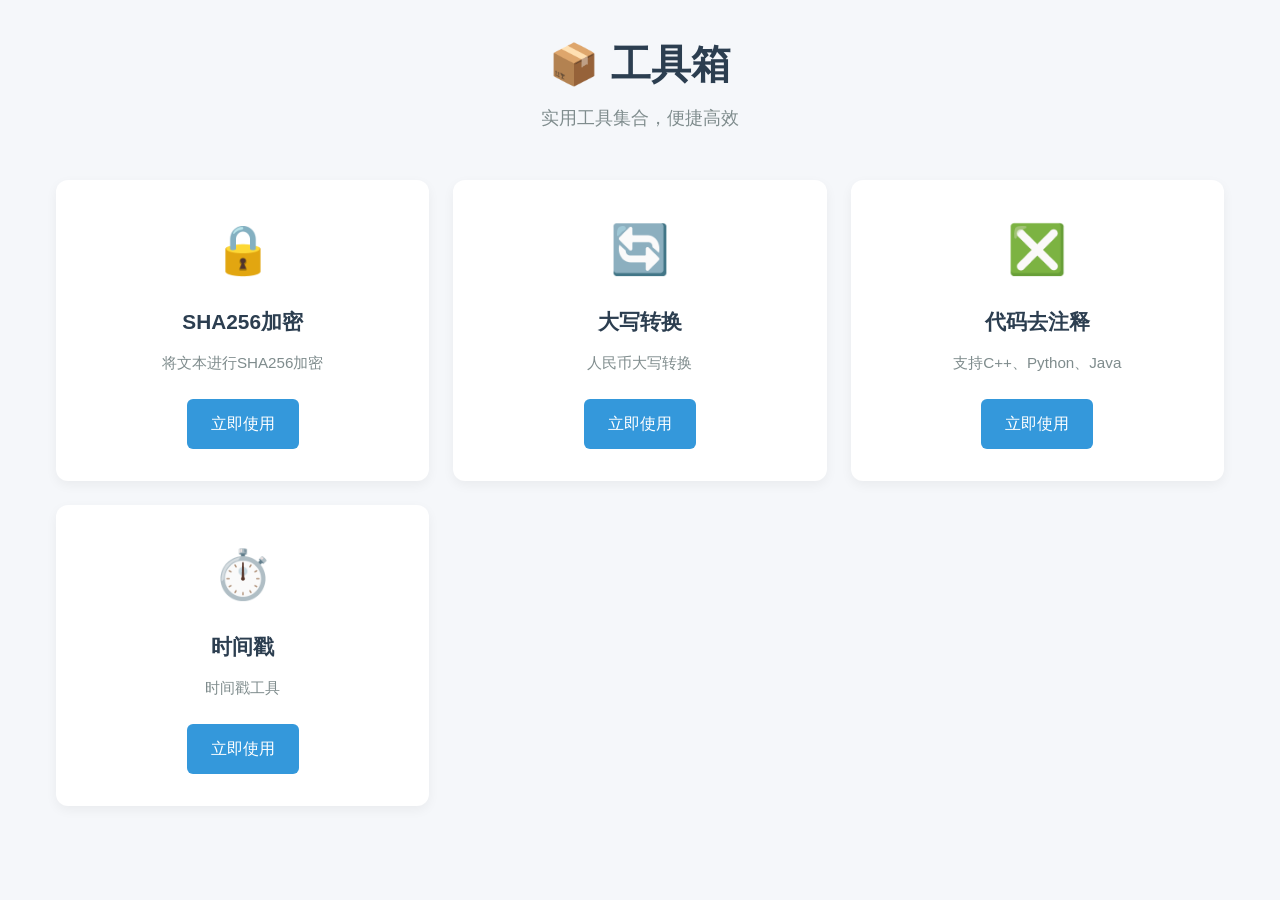
<file: index.html>
<!DOCTYPE html>
<html lang="zh-CN">
<head>
    <meta charset="UTF-8">
    <meta name="viewport" content="width=device-width, initial-scale=1.0">
    <title>工具箱 | Lin114514个人网站</title>
    <link rel="stylesheet" href="style.css">
</head>
<body>
<div class="container">
    <header class="tool-header">
        <h1>📦 工具箱</h1>
        <p>实用工具集合，便捷高效</p>
    </header>

    <main class="tool-grid">
        <div class="tool-card">
            <div class="tool-icon">🔒</div>
            <h3>SHA256加密</h3>
            <p>将文本进行SHA256加密</p>
            <a href="tool/sha256.html" class="tool-btn">立即使用</a>
        </div>

        <div class="tool-card">
            <div class="tool-icon">🔄️</div>
            <h3>大写转换</h3>
            <p>人民币大写转换</p>
            <a href="tool/rmbtran.html" class="tool-btn">立即使用</a>
        </div>

        <div class="tool-card">
            <div class="tool-icon">❎</div>
            <h3>代码去注释</h3>
            <p>支持C++、Python、Java</p>
            <a href="tool/del-comm.html" class="tool-btn">立即使用</a>
        </div>

        <div class="tool-card">
            <div class="tool-icon">⏱️</div>
            <h3>时间戳</h3>
            <p>时间戳工具</p>
            <a href="tool/tick.html" class="tool-btn">立即使用</a>
        </div>

    </main>
</div>
</body>
</html>
</file>
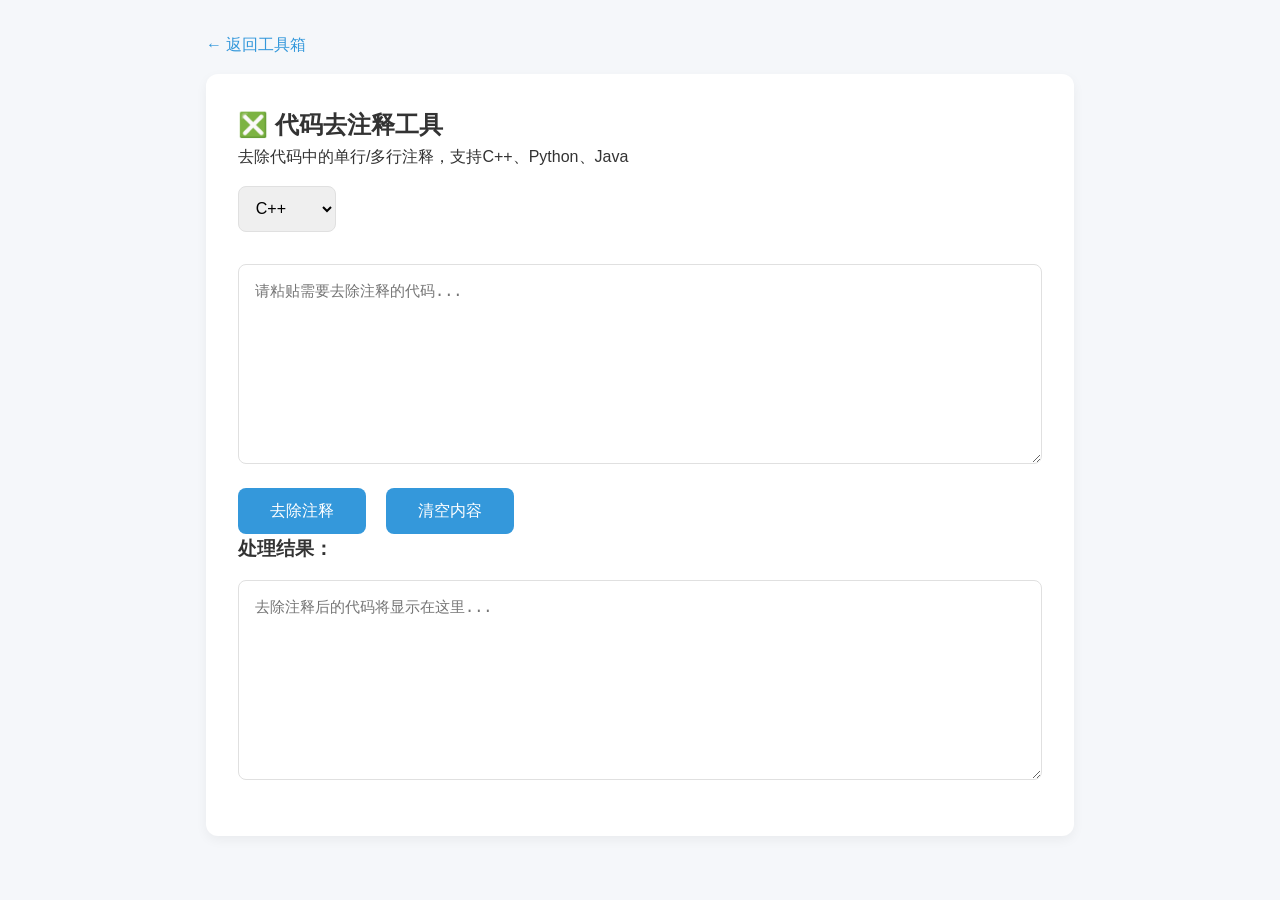
<file: tool/del-comm.html>
<!DOCTYPE html>
<html lang="zh-CN">
<head>
    <meta charset="UTF-8">
    <meta name="viewport" content="width=device-width, initial-scale=1.0">
    <title>代码去注释 | 工具箱</title>
    <link rel="stylesheet" href="../style.css">
    <style>
        .tool-page {
            max-width: 900px;
            margin: 2rem auto;
            padding: 0 1rem;
        }
        .tool-content {
            background: #fff;
            padding: 2rem;
            border-radius: 12px;
            box-shadow: 0 4px 12px rgba(0,0,0,0.05);
        }
        .code-select {
            margin: 1rem 0;
            padding: 0.8rem;
            border-radius: 8px;
            border: 1px solid #e0e0e0;
            font-size: 1rem;
        }
        .code-area {
            width: 100%;
            padding: 1rem;
            border: 1px solid #e0e0e0;
            border-radius: 8px;
            margin: 1rem 0;
            min-height: 200px;
            font-family: Consolas, monospace;
            font-size: 0.95rem;
        }
        .operate-btn {
            background: #3498db;
            color: #fff;
            border: none;
            padding: 0.8rem 2rem;
            border-radius: 8px;
            font-size: 1rem;
            cursor: pointer;
            margin-right: 1rem;
        }
        .operate-btn:hover {
            background: #2980b9;
        }
        .back-btn {
            display: inline-block;
            margin-bottom: 1rem;
            color: #3498db;
            text-decoration: none;
        }
    </style>
</head>
<body>
<div class="tool-page">
    <a href="../index.html" class="back-btn">← 返回工具箱</a>
    <div class="tool-content">
        <h2>❎ 代码去注释工具</h2>
        <p>去除代码中的单行/多行注释，支持C++、Python、Java</p>

        <select class="code-select" id="langSelect">
            <option value="cpp">C++</option>
            <option value="python">Python</option>
            <option value="java">Java</option>
        </select>

        <textarea class="code-area" id="codeInput" placeholder="请粘贴需要去除注释的代码..."></textarea>

        <button class="operate-btn" id="delCommBtn">去除注释</button>
        <button class="operate-btn" id="clearCodeBtn">清空内容</button>

        <h3>处理结果：</h3>
        <textarea class="code-area" id="codeOutput" readonly placeholder="去除注释后的代码将显示在这里..."></textarea>
    </div>
</div>

<script>
    // 去除代码注释的核心函数
    function removeComments(code, lang) {
        let result = code;
        switch(lang) {
            case 'cpp':
            case 'java':
                // 移除多行注释 /* ... */
                result = result.replace(/\/\*[\s\S]*?\*\//g, '');
                // 移除单行注释 // ...
                result = result.replace(/\/\/.*$/gm, '');
                break;
            case 'python':
                // 移除单行注释 # ...
                result = result.replace(/\#.*$/gm, '');
                // 移除多行注释 ''' ... ''' 或 """ ... """
                result = result.replace(/'''[\s\S]*?'''/g, '').replace(/"""(?!")[\s\S]*?"""(?!")/g, '');
                break;
        }
        // 移除多余的空行
        return result.replace(/^\s*\n/gm, '').trim();
    }

    // 绑定事件
    document.getElementById('delCommBtn').addEventListener('click', () => {
        const code = document.getElementById('codeInput').value;
        const lang = document.getElementById('langSelect').value;
        if (!code) {
            alert('请粘贴需要处理的代码！');
            return;
        }
        const result = removeComments(code, lang);
        document.getElementById('codeOutput').value = result;
    });

    document.getElementById('clearCodeBtn').addEventListener('click', () => {
        document.getElementById('codeInput').value = '';
        document.getElementById('codeOutput').value = '';
    });
</script>
</body>
</html>
</file>
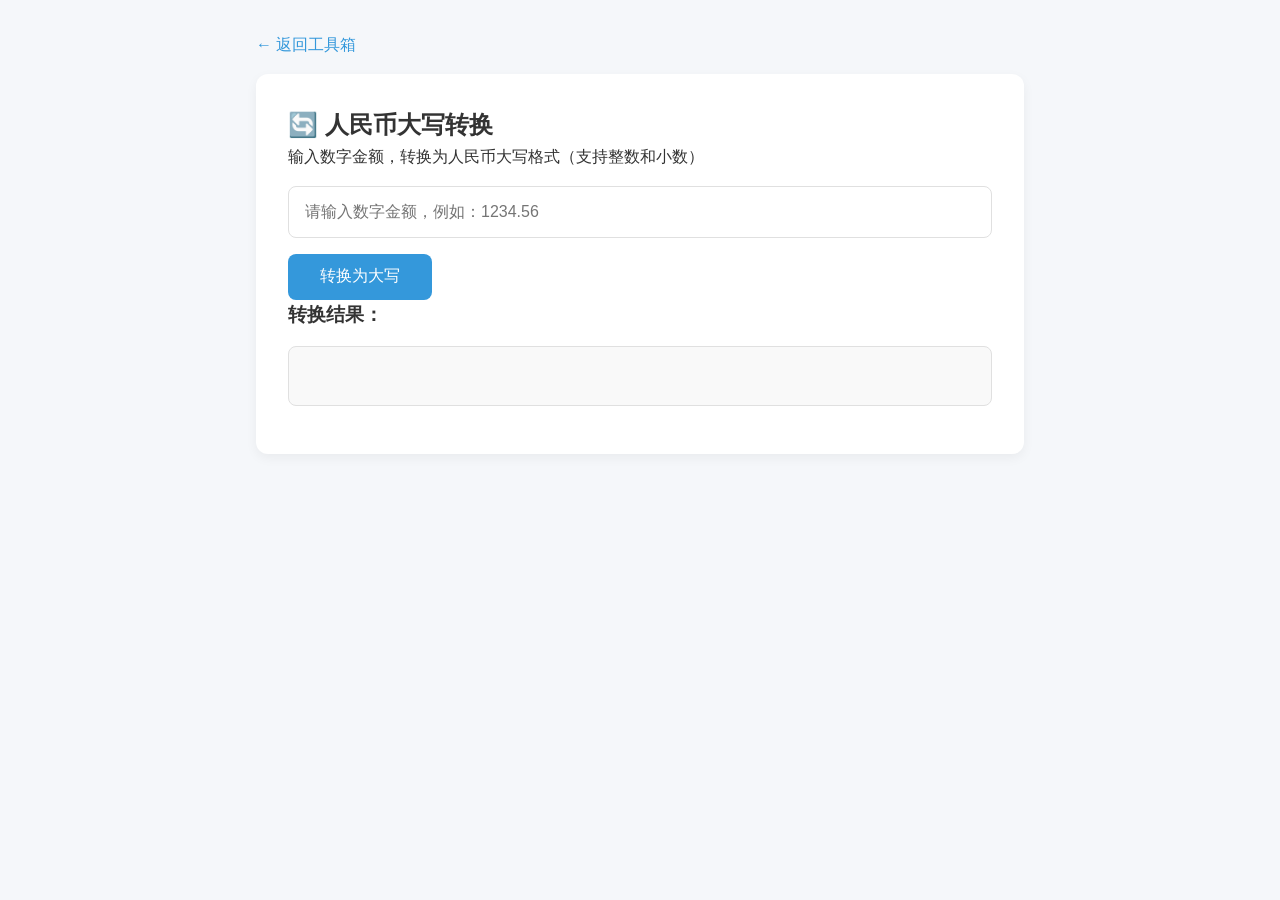
<file: tool/rmbtran.html>
<!DOCTYPE html>
<html lang="zh-CN">
<head>
    <meta charset="UTF-8">
    <meta name="viewport" content="width=device-width, initial-scale=1.0">
    <title>人民币大写转换 | 工具箱</title>
    <link rel="stylesheet" href="../style.css">
    <style>
        .tool-page {
            max-width: 800px;
            margin: 2rem auto;
            padding: 0 1rem;
        }
        .tool-content {
            background: #fff;
            padding: 2rem;
            border-radius: 12px;
            box-shadow: 0 4px 12px rgba(0,0,0,0.05);
        }
        .input-box {
            width: 100%;
            padding: 1rem;
            border: 1px solid #e0e0e0;
            border-radius: 8px;
            margin: 1rem 0;
            font-size: 1rem;
        }
        .output-box {
            width: 100%;
            padding: 1rem;
            border: 1px solid #e0e0e0;
            border-radius: 8px;
            margin: 1rem 0;
            font-size: 1rem;
            background: #f9f9f9;
            min-height: 60px;
        }
        .operate-btn {
            background: #3498db;
            color: #fff;
            border: none;
            padding: 0.8rem 2rem;
            border-radius: 8px;
            font-size: 1rem;
            cursor: pointer;
        }
        .operate-btn:hover {
            background: #2980b9;
        }
        .back-btn {
            display: inline-block;
            margin-bottom: 1rem;
            color: #3498db;
            text-decoration: none;
        }
    </style>
</head>
<body>
<div class="tool-page">
    <a href="../index.html" class="back-btn">← 返回工具箱</a>
    <div class="tool-content">
        <h2>🔄️ 人民币大写转换</h2>
        <p>输入数字金额，转换为人民币大写格式（支持整数和小数）</p>

        <input type="number" class="input-box" id="rmbInput" placeholder="请输入数字金额，例如：1234.56">

        <button class="operate-btn" id="tranBtn">转换为大写</button>

        <h3>转换结果：</h3>
        <div class="output-box" id="rmbOutput"></div>
    </div>
</div>

<script>
    // 人民币大写转换核心函数
    function rmbToChinese(num) {
        if (isNaN(num) || num < 0) return '请输入有效的非负数字！';

        const digit = ['零', '壹', '贰', '叁', '肆', '伍', '陆', '柒', '捌', '玖'];
        const unit = ['', '拾', '佰', '仟', '万', '拾', '佰', '仟', '亿', '拾', '佰', '仟'];
        const decUnit = ['角', '分'];

        // 分离整数和小数部分
        const [integerPart, decimalPart] = num.toString().split('.');
        let chinese = '';

        // 处理整数部分
        if (integerPart !== '0') {
            for (let i = 0; i < integerPart.length; i++) {
                const n = parseInt(integerPart[i]);
                const pos = integerPart.length - 1 - i;
                chinese += digit[n] + (n === 0 ? '' : unit[pos]);
            }
            chinese += '元';
        } else {
            chinese = '零元';
        }

        // 处理小数部分（角分）
        if (decimalPart) {
            const jiao = parseInt(decimalPart[0] || 0);
            const fen = parseInt(decimalPart[1] || 0);
            if (jiao !== 0) chinese += digit[jiao] + '角';
            if (fen !== 0) chinese += digit[fen] + '分';
            if (jiao === 0 && fen === 0) chinese += '整';
        } else {
            chinese += '整';
        }

        // 简化连续的零
        return chinese.replace(/零+/g, '零').replace(/零元/, '元').replace(/零整/, '整');
    }

    // 绑定事件
    document.getElementById('tranBtn').addEventListener('click', () => {
        const input = document.getElementById('rmbInput').value;
        if (!input) {
            alert('请输入数字金额！');
            return;
        }
        const result = rmbToChinese(parseFloat(input));
        document.getElementById('rmbOutput').textContent = result;
    });
</script>
</body>
</html>
</file>
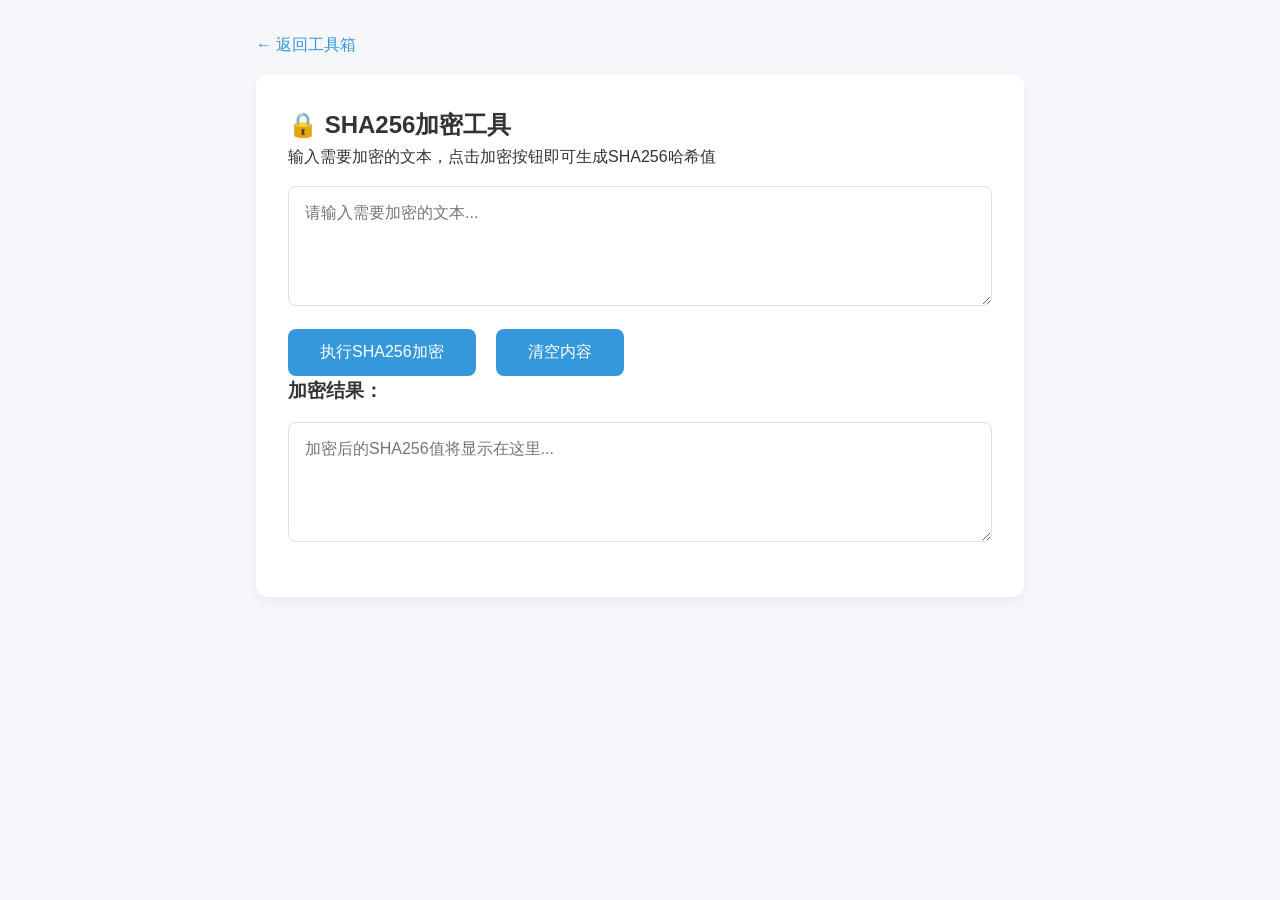
<file: tool/sha256.html>
<!DOCTYPE html>
<html lang="zh-CN">
<head>
    <meta charset="UTF-8">
    <meta name="viewport" content="width=device-width, initial-scale=1.0">
    <title>SHA256加密 | 工具箱</title>
    <link rel="stylesheet" href="../style.css">
    <style>
        /* 工具页面专属样式 */
        .tool-page {
            max-width: 800px;
            margin: 2rem auto;
            padding: 0 1rem;
        }
        .tool-content {
            background: #fff;
            padding: 2rem;
            border-radius: 12px;
            box-shadow: 0 4px 12px rgba(0,0,0,0.05);
        }
        .input-area, .output-area {
            width: 100%;
            padding: 1rem;
            border: 1px solid #e0e0e0;
            border-radius: 8px;
            margin: 1rem 0;
            min-height: 120px;
            font-size: 1rem;
        }
        .operate-btn {
            background: #3498db;
            color: #fff;
            border: none;
            padding: 0.8rem 2rem;
            border-radius: 8px;
            font-size: 1rem;
            cursor: pointer;
            margin-right: 1rem;
        }
        .operate-btn:hover {
            background: #2980b9;
        }
        .back-btn {
            display: inline-block;
            margin-bottom: 1rem;
            color: #3498db;
            text-decoration: none;
        }
    </style>
</head>
<body>
<div class="tool-page">
    <a href="../index.html" class="back-btn">← 返回工具箱</a>
    <div class="tool-content">
        <h2>🔒 SHA256加密工具</h2>
        <p>输入需要加密的文本，点击加密按钮即可生成SHA256哈希值</p>

        <textarea class="input-area" id="inputText" placeholder="请输入需要加密的文本..."></textarea>

        <button class="operate-btn" id="encryptBtn">执行SHA256加密</button>
        <button class="operate-btn" id="clearBtn">清空内容</button>

        <h3>加密结果：</h3>
        <textarea class="output-area" id="outputText" readonly placeholder="加密后的SHA256值将显示在这里..."></textarea>
    </div>
</div>

<script>
    // SHA256加密核心逻辑（浏览器原生API）
    async function sha256Encrypt(text) {
        const encoder = new TextEncoder();
        const data = encoder.encode(text);
        const hash = await crypto.subtle.digest('SHA-256', data);
        // 转换为十六进制字符串
        return Array.from(new Uint8Array(hash))
            .map(b => b.toString(16).padStart(2, '0'))
            .join('');
    }

    // 绑定事件
    document.getElementById('encryptBtn').addEventListener('click', async () => {
        const input = document.getElementById('inputText').value.trim();
        if (!input) {
            alert('请输入需要加密的文本！');
            return;
        }
        const result = await sha256Encrypt(input);
        document.getElementById('outputText').value = result;
    });

    document.getElementById('clearBtn').addEventListener('click', () => {
        document.getElementById('inputText').value = '';
        document.getElementById('outputText').value = '';
    });
</script>
</body>
</html>
</file>
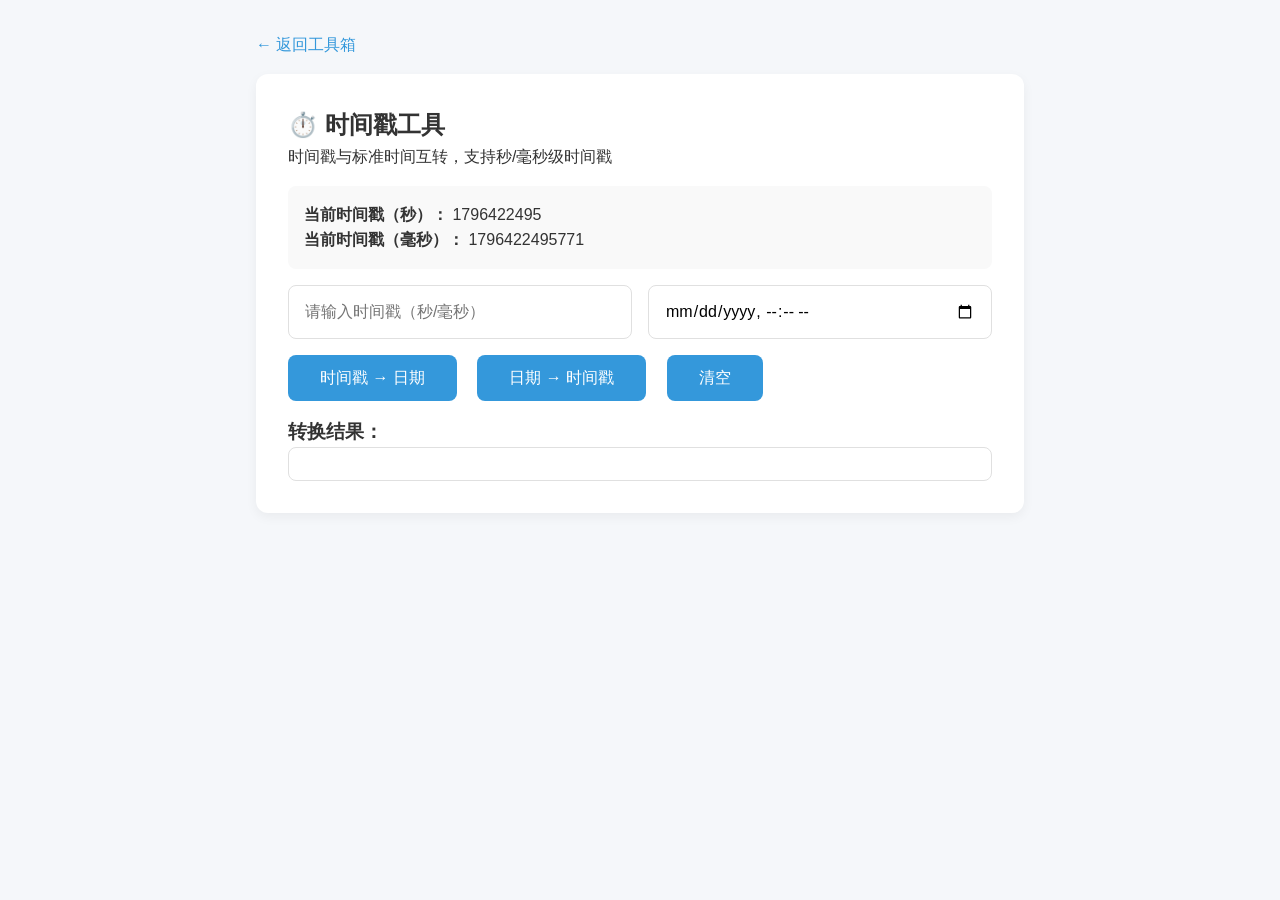
<file: tool/tick.html>
<!DOCTYPE html>
<html lang="zh-CN">
<head>
    <meta charset="UTF-8">
    <meta name="viewport" content="width=device-width, initial-scale=1.0">
    <title>时间戳工具 | 工具箱</title>
    <link rel="stylesheet" href="../style.css">
    <style>
        .tool-page {
            max-width: 800px;
            margin: 2rem auto;
            padding: 0 1rem;
        }
        .tool-content {
            background: #fff;
            padding: 2rem;
            border-radius: 12px;
            box-shadow: 0 4px 12px rgba(0,0,0,0.05);
        }
        .time-box {
            display: flex;
            gap: 1rem;
            margin: 1rem 0;
            flex-wrap: wrap;
        }
        .time-input, .time-output {
            flex: 1;
            min-width: 300px;
            padding: 1rem;
            border: 1px solid #e0e0e0;
            border-radius: 8px;
            font-size: 1rem;
        }
        .operate-btn {
            background: #3498db;
            color: #fff;
            border: none;
            padding: 0.8rem 2rem;
            border-radius: 8px;
            font-size: 1rem;
            cursor: pointer;
            margin-right: 1rem;
            margin-bottom: 1rem;
        }
        .operate-btn:hover {
            background: #2980b9;
        }
        .back-btn {
            display: inline-block;
            margin-bottom: 1rem;
            color: #3498db;
            text-decoration: none;
        }
        .current-tick {
            margin: 1rem 0;
            padding: 1rem;
            background: #f9f9f9;
            border-radius: 8px;
        }
    </style>
</head>
<body>
<div class="tool-page">
    <a href="../index.html" class="back-btn">← 返回工具箱</a>
    <div class="tool-content">
        <h2>⏱️ 时间戳工具</h2>
        <p>时间戳与标准时间互转，支持秒/毫秒级时间戳</p>

        <div class="current-tick">
            <strong>当前时间戳（秒）：</strong> <span id="currentTickSec"></span><br>
            <strong>当前时间戳（毫秒）：</strong> <span id="currentTickMs"></span>
        </div>

        <div class="time-box">
            <input type="number" class="time-input" id="tickInput" placeholder="请输入时间戳（秒/毫秒）">
            <input type="datetime-local" class="time-input" id="dateInput" placeholder="选择日期时间">
        </div>

        <button class="operate-btn" id="tickToDateBtn">时间戳 → 日期</button>
        <button class="operate-btn" id="dateToTickBtn">日期 → 时间戳</button>
        <button class="operate-btn" id="clearTickBtn">清空</button>

        <h3>转换结果：</h3>
        <div class="time-output" id="tickOutput"></div>
    </div>
</div>

<script>
    // 更新当前时间戳
    function updateCurrentTick() {
        const now = new Date();
        document.getElementById('currentTickSec').textContent = Math.floor(now.getTime() / 1000);
        document.getElementById('currentTickMs').textContent = now.getTime();
    }

    // 时间戳转日期
    function tickToDate(tick) {
        if (tick.toString().length === 10) tick = tick * 1000; // 秒转毫秒
        const date = new Date(tick);
        if (isNaN(date.getTime())) return '无效的时间戳！';
        return date.toLocaleString('zh-CN') + ' (' + date.toISOString() + ')';
    }

    // 日期转时间戳
    function dateToTick(dateStr) {
        if (!dateStr) return '请选择日期时间！';
        const date = new Date(dateStr);
        if (isNaN(date.getTime())) return '无效的日期格式！';
        return {
            sec: Math.floor(date.getTime() / 1000),
            ms: date.getTime()
        };
    }

    // 初始化
    updateCurrentTick();
    setInterval(updateCurrentTick, 1000); // 每秒更新当前时间戳

    // 绑定事件
    document.getElementById('tickToDateBtn').addEventListener('click', () => {
        const tick = document.getElementById('tickInput').value;
        if (!tick) {
            alert('请输入时间戳！');
            return;
        }
        const result = tickToDate(parseInt(tick));
        document.getElementById('tickOutput').textContent = result;
    });

    document.getElementById('dateToTickBtn').addEventListener('click', () => {
        const dateStr = document.getElementById('dateInput').value;
        const result = dateToTick(dateStr);
        if (typeof result === 'string') {
            document.getElementById('tickOutput').textContent = result;
        } else {
            document.getElementById('tickOutput').textContent = `秒级：${result.sec} | 毫秒级：${result.ms}`;
        }
    });

    document.getElementById('clearTickBtn').addEventListener('click', () => {
        document.getElementById('tickInput').value = '';
        document.getElementById('dateInput').value = '';
        document.getElementById('tickOutput').textContent = '';
    });
</script>
</body>
</html>
</file>
<file: style.css>
/* ȫ������ */
* {
    margin: 0;
    padding: 0;
    box-sizing: border-box;
    font-family: -apple-system, BlinkMacSystemFont, "Segoe UI", Roboto, "Helvetica Neue", Arial, sans-serif;
}

body {
    background-color: #f5f7fa;
    color: #333;
    line-height: 1.6;
}

.container {
    max-width: 1200px;
    margin: 0 auto;
    padding: 2rem 1rem;
}

/* ͷ����ʽ */
.tool-header {
    text-align: center;
    margin-bottom: 3rem;
}

.tool-header h1 {
    font-size: 2.5rem;
    color: #2c3e50;
    margin-bottom: 0.5rem;
}

.tool-header p {
    color: #7f8c8d;
    font-size: 1.1rem;
}

/* �������񲼾� */
.tool-grid {
    display: grid;
    grid-template-columns: repeat(auto-fill, minmax(280px, 1fr));
    gap: 1.5rem;
}

/* ���߿�Ƭ */
.tool-card {
    background: #fff;
    border-radius: 12px;
    padding: 2rem;
    box-shadow: 0 4px 12px rgba(0, 0, 0, 0.05);
    transition: all 0.3s ease;
    text-align: center;
}

.tool-card:hover {
    transform: translateY(-5px);
    box-shadow: 0 8px 20px rgba(0, 0, 0, 0.1);
}

.tool-icon {
    font-size: 3rem;
    margin-bottom: 1rem;
}

.tool-card h3 {
    font-size: 1.3rem;
    color: #2c3e50;
    margin-bottom: 0.8rem;
}

.tool-card p {
    color: #7f8c8d;
    font-size: 0.95rem;
    margin-bottom: 1.5rem;
}

.tool-btn {
    display: inline-block;
    padding: 0.75rem 1.5rem;
    background-color: #3498db;
    color: #fff;
    border-radius: 6px;
    text-decoration: none;
    font-weight: 500;
    transition: background-color 0.3s ease;
}

.tool-btn:hover {
    background-color: #2980b9;
}

/* ��Ӧʽ���� */
@media (max-width: 768px) {
    .tool-header h1 {
        font-size: 2rem;
    }
    .tool-grid {
        grid-template-columns: 1fr;
    }
}
</file>
